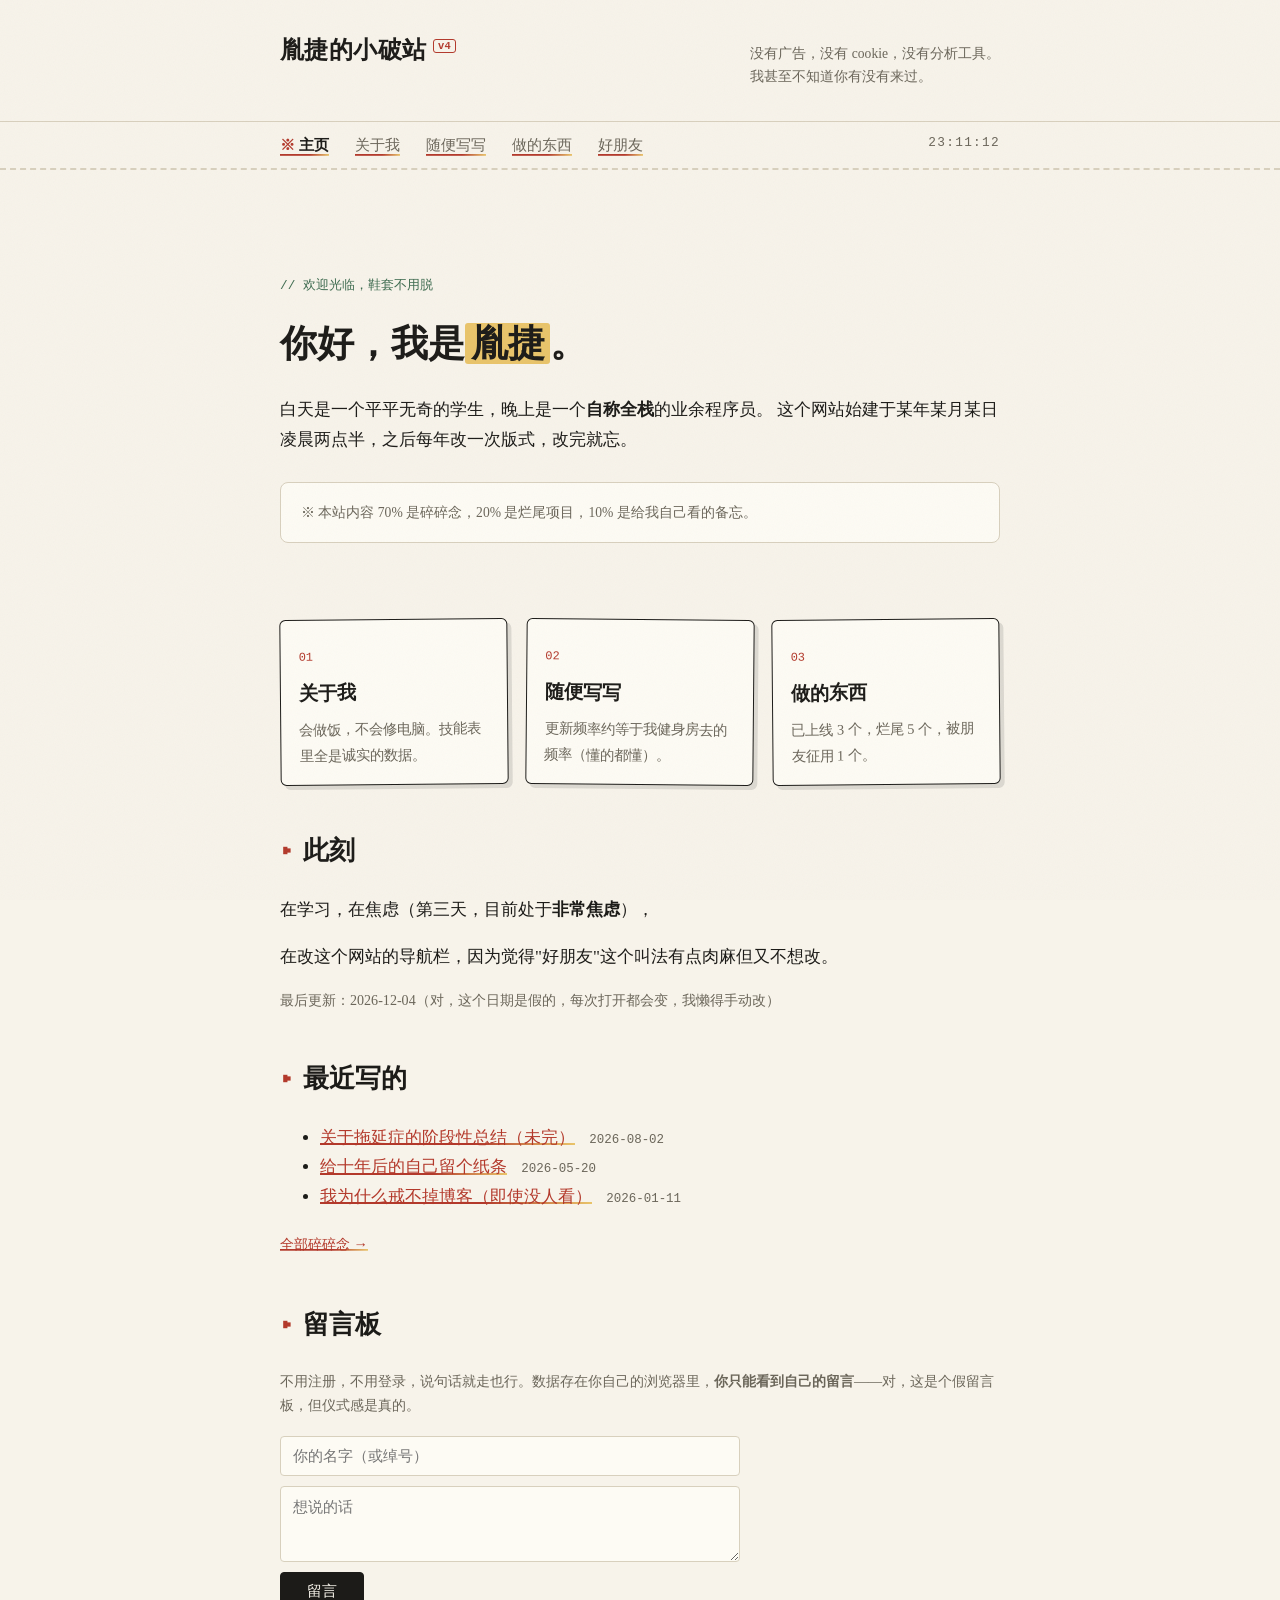
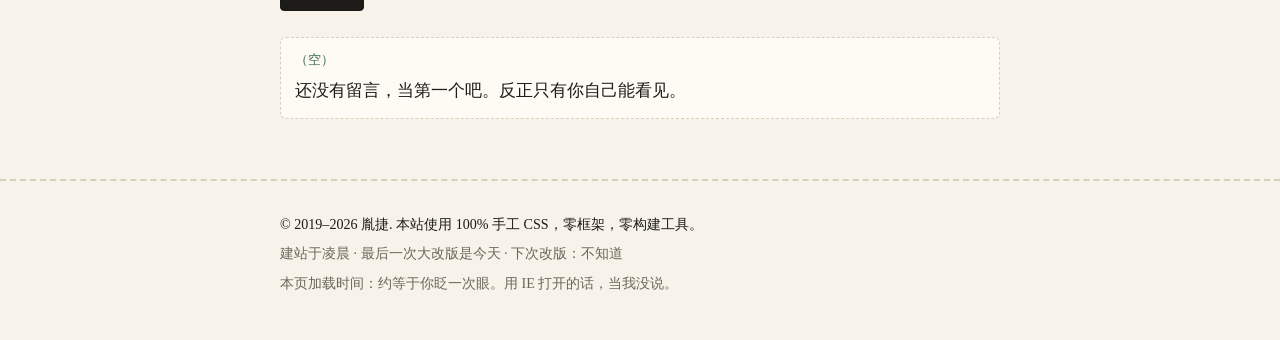
<file: index.html>
<!DOCTYPE html>
<html lang="zh-CN">
<head>
<meta charset="UTF-8">
<meta name="viewport" content="width=device-width, initial-scale=1.0">
<title>胤捷的小破站 — 第 4 版（前 3 版都找不到了）</title>
<meta name="description" content="一个没什么用的个人网站，建于深夜，更新随缘。">
<link rel="icon" href="data:image/svg+xml,<svg xmlns='http://www.w3.org/2000/svg' viewBox='0 0 100 100'><text y='.9em' font-size='90'>🏚️</text></svg>">
<link rel="stylesheet" href="style.css">
</head>
<body>

<header class="site-head">
  <div class="wrap head-flex">
    <a href="index.html" class="logo">胤捷的小破站<span class="ver">v4</span></a>
    <p class="tagline">没有广告，没有 cookie，没有分析工具。<br>我甚至不知道你有没有来过。</p>
  </div>
  <nav class="nav">
    <div class="wrap">
      <a href="index.html" class="on">主页</a>
      <a href="about.html">关于我</a>
      <a href="notes.html">随便写写</a>
      <a href="projects.html">做的东西</a>
      <a href="links.html">好朋友</a>
      <span class="clock" id="clock">----:--:--</span>
    </div>
  </nav>
</header>

<main class="wrap">

  <section class="hero">
    <p class="kicker">// 欢迎光临，鞋套不用脱</p>
    <h1>你好，我是<em>胤捷</em>。</h1>
    <p class="lead">
      白天是一个平平无奇的学生，晚上是一个<b>自称全栈</b>的业余程序员。
      这个网站始建于某年某月某日凌晨两点半，之后每年改一次版式，改完就忘。
    </p>
    <p class="note">※ 本站内容 70% 是碎碎念，20% 是烂尾项目，10% 是给我自己看的备忘。</p>
  </section>

  <section class="cards">
    <a href="about.html" class="card">
      <span class="card-num">01</span>
      <h2>关于我</h2>
      <p>会做饭，不会修电脑。技能表里全是诚实的数据。</p>
    </a>
    <a href="notes.html" class="card">
      <span class="card-num">02</span>
      <h2>随便写写</h2>
      <p>更新频率约等于我健身房去的频率（懂的都懂）。</p>
    </a>
    <a href="projects.html" class="card">
      <span class="card-num">03</span>
      <h2>做的东西</h2>
      <p>已上线 3 个，烂尾 5 个，被朋友征用 1 个。</p>
    </a>
  </section>

  <section class="now">
    <h2><span class="h-mark">▸</span> 此刻</h2>
    <p>在学习，在焦虑（第三天，目前处于<b>非常焦虑</b>），</p>
    <p>在改这个网站的导航栏，因为觉得"好朋友"这个叫法有点肉麻但又不想改。</p>
    <p class="muted">最后更新：<span id="nowdate">正在算……</span></p>
  </section>

  <section class="latest-notes">
    <h2><span class="h-mark">▸</span> 最近写的</h2>
    <ul>
      <li><a href="notes.html#n1">关于拖延症的阶段性总结（未完）</a> <span class="date">2026-08-02</span></li>
      <li><a href="notes.html#n2">给十年后的自己留个纸条</a> <span class="date">2026-05-20</span></li>
      <li><a href="notes.html#n3">我为什么戒不掉博客（即使没人看）</a> <span class="date">2026-01-11</span></li>
    </ul>
    <a href="notes.html" class="more">全部碎碎念 →</a>
  </section>

  <section class="guestbook">
    <h2><span class="h-mark">▸</span> 留言板</h2>
    <p class="muted">不用注册，不用登录，说句话就走也行。数据存在你自己的浏览器里，<b>你只能看到自己的留言</b>——对，这是个假留言板，但仪式感是真的。</p>
    <form id="gb-form">
      <input type="text" id="gb-name" placeholder="你的名字（或绰号）" maxlength="20" required>
      <textarea id="gb-text" rows="3" placeholder="想说的话" maxlength="200" required></textarea>
      <button type="submit">留言</button>
    </form>
    <ul id="gb-list" class="gb-list"></ul>
  </section>

</main>

<footer class="site-foot">
  <div class="wrap">
    <p>© 2019–2026 胤捷. 本站使用 100% 手工 CSS，零框架，零构建工具。</p>
    <p class="muted">建站于凌晨 · 最后一次大改版是今天 · 下次改版：不知道</p>
    <p class="muted">本页加载时间：约等于你眨一次眼。用 IE 打开的话，当我没说。</p>
  </div>
</footer>

<script src="script.js"></script>
</body>
</html>
</file>
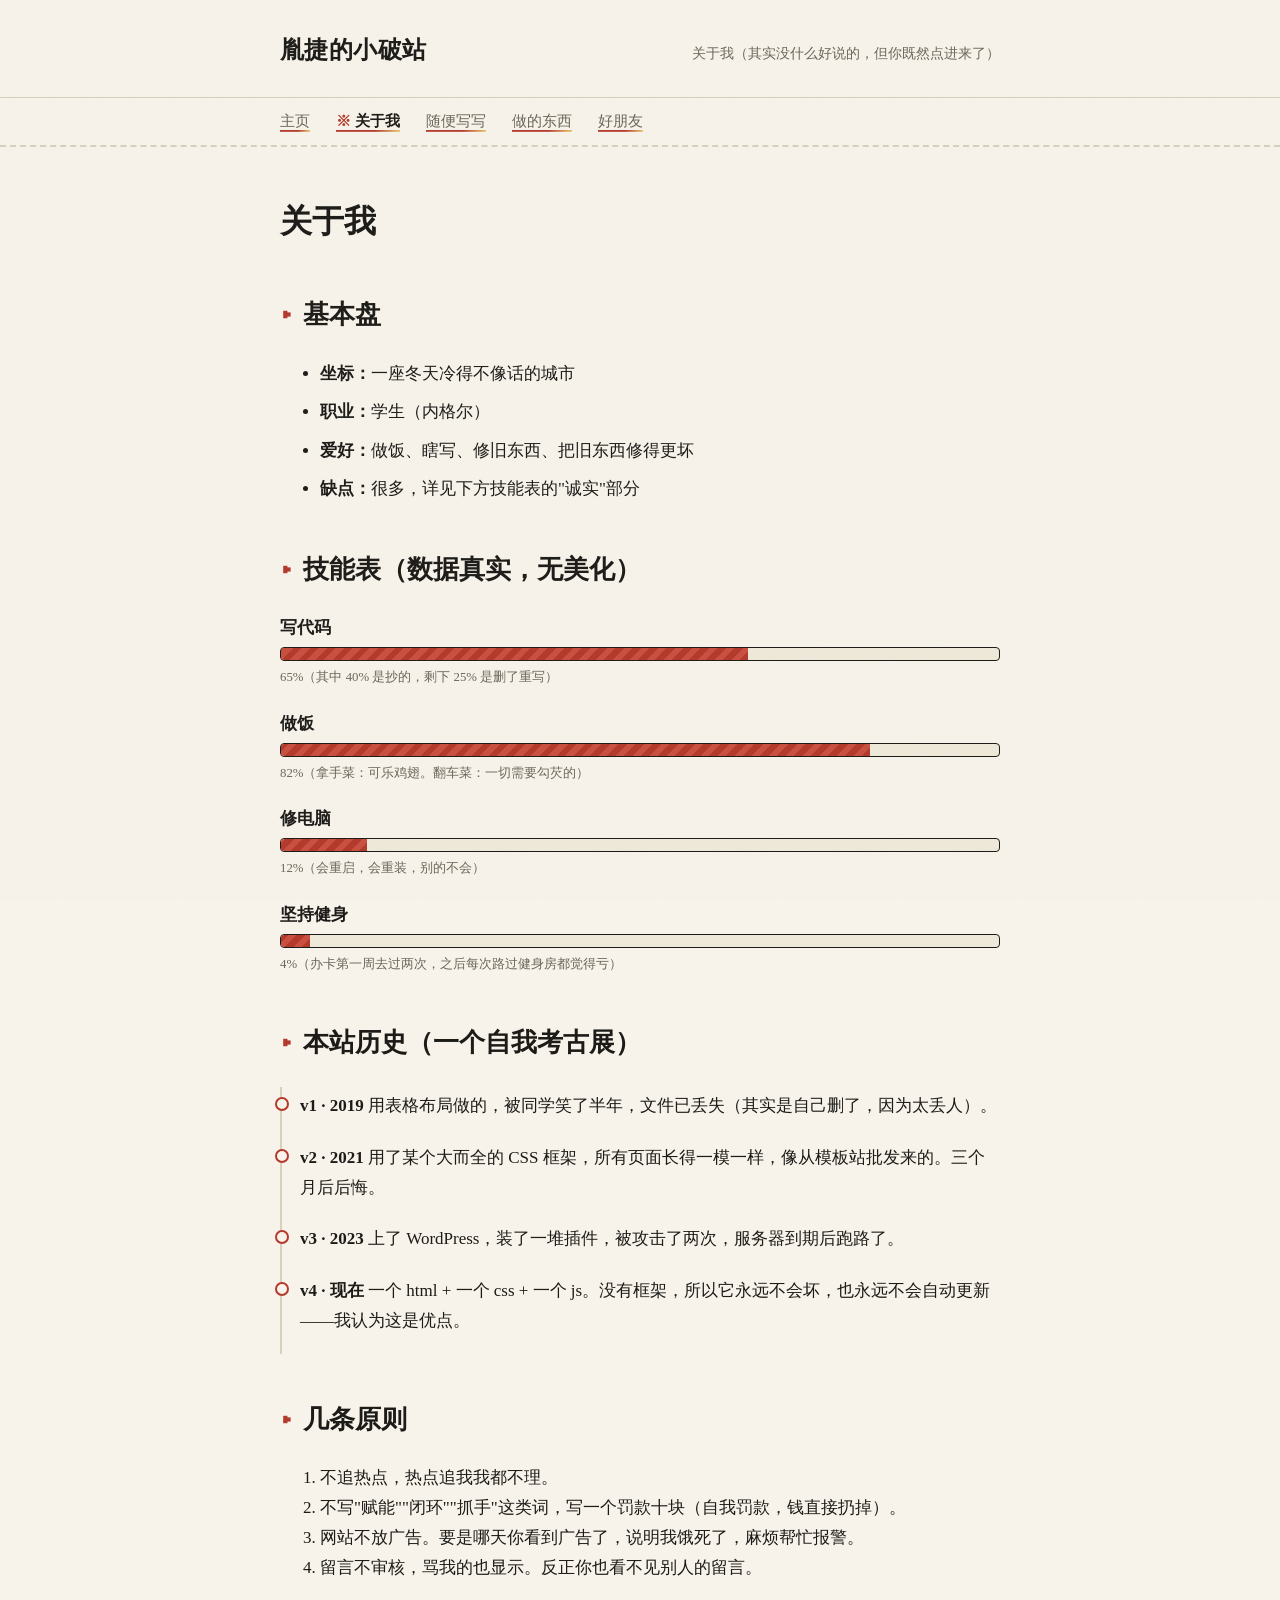
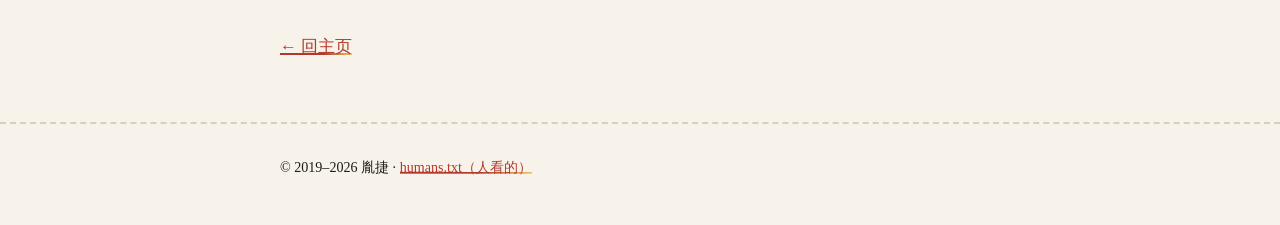
<file: about.html>
<!DOCTYPE html>
<html lang="zh-CN">
<head>
<meta charset="UTF-8">
<meta name="viewport" content="width=device-width, initial-scale=1.0">
<title>关于我 — 胤捷的小破站</title>
<link rel="icon" href="data:image/svg+xml,<svg xmlns='http://www.w3.org/2000/svg' viewBox='0 0 100 100'><text y='.9em' font-size='90'>🏚️</text></svg>">
<link rel="stylesheet" href="style.css">
</head>
<body>

<header class="site-head">
  <div class="wrap head-flex">
    <a href="index.html" class="logo">胤捷的小破站</a>
    <p class="tagline">关于我（其实没什么好说的，但你既然点进来了）</p>
  </div>
  <nav class="nav">
    <div class="wrap">
      <a href="index.html">主页</a>
      <a href="about.html" class="on">关于我</a>
      <a href="notes.html">随便写写</a>
      <a href="projects.html">做的东西</a>
      <a href="links.html">好朋友</a>
    </div>
  </nav>
</header>

<main class="wrap page">

  <h1>关于我</h1>

  <section class="bio">
    <h2><span class="h-mark">▸</span> 基本盘</h2>
    <ul class="fact-list">
      <li><b>坐标：</b>一座冬天冷得不像话的城市</li>
      <li><b>职业：</b>学生（内格尔）</li>
      <li><b>爱好：</b>做饭、瞎写、修旧东西、把旧东西修得更坏</li>
      <li><b>缺点：</b>很多，详见下方技能表的"诚实"部分</li>
    </ul>
  </section>

  <section class="skills">
    <h2><span class="h-mark">▸</span> 技能表（数据真实，无美化）</h2>
    <div class="skill">
      <span class="s-name">写代码</span>
      <div class="s-bar"><i style="width:65%"></i></div>
      <span class="s-note">65%（其中 40% 是抄的，剩下 25% 是删了重写）</span>
    </div>
    <div class="skill">
      <span class="s-name">做饭</span>
      <div class="s-bar"><i style="width:82%"></i></div>
      <span class="s-note">82%（拿手菜：可乐鸡翅。翻车菜：一切需要勾芡的）</span>
    </div>
    <div class="skill">
      <span class="s-name">修电脑</span>
      <div class="s-bar"><i style="width:12%"></i></div>
      <span class="s-note">12%（会重启，会重装，别的不会）</span>
    </div>
    <div class="skill">
      <span class="s-name">坚持健身</span>
      <div class="s-bar"><i style="width:4%"></i></div>
      <span class="s-note">4%（办卡第一周去过两次，之后每次路过健身房都觉得亏）</span>
    </div>
  </section>

  <section class="timeline">
    <h2><span class="h-mark">▸</span> 本站历史（一个自我考古展）</h2>
    <ul>
      <li><b>v1 · 2019</b> 用表格布局做的，被同学笑了半年，文件已丢失（其实是自己删了，因为太丢人）。</li>
      <li><b>v2 · 2021</b> 用了某个大而全的 CSS 框架，所有页面长得一模一样，像从模板站批发来的。三个月后后悔。</li>
      <li><b>v3 · 2023</b> 上了 WordPress，装了一堆插件，被攻击了两次，服务器到期后跑路了。</li>
      <li><b>v4 · 现在</b> 一个 html + 一个 css + 一个 js。没有框架，所以它永远不会坏，也永远不会自动更新——我认为这是优点。</li>
    </ul>
  </section>

  <section class="principles">
    <h2><span class="h-mark">▸</span> 几条原则</h2>
    <ol>
      <li>不追热点，热点追我我都不理。</li>
      <li>不写"赋能""闭环""抓手"这类词，写一个罚款十块（自我罚款，钱直接扔掉）。</li>
      <li>网站不放广告。要是哪天你看到广告了，说明我饿死了，麻烦帮忙报警。</li>
      <li>留言不审核，骂我的也显示。反正你也看不见别人的留言。</li>
    </ol>
  </section>

  <p class="back"><a href="index.html">← 回主页</a></p>

</main>

<footer class="site-foot">
  <div class="wrap">
    <p>© 2019–2026 胤捷 · <a href="humans.txt">humans.txt（人看的）</a></p>
  </div>
</footer>

<script src="script.js"></script>
</body>
</html>
</file>
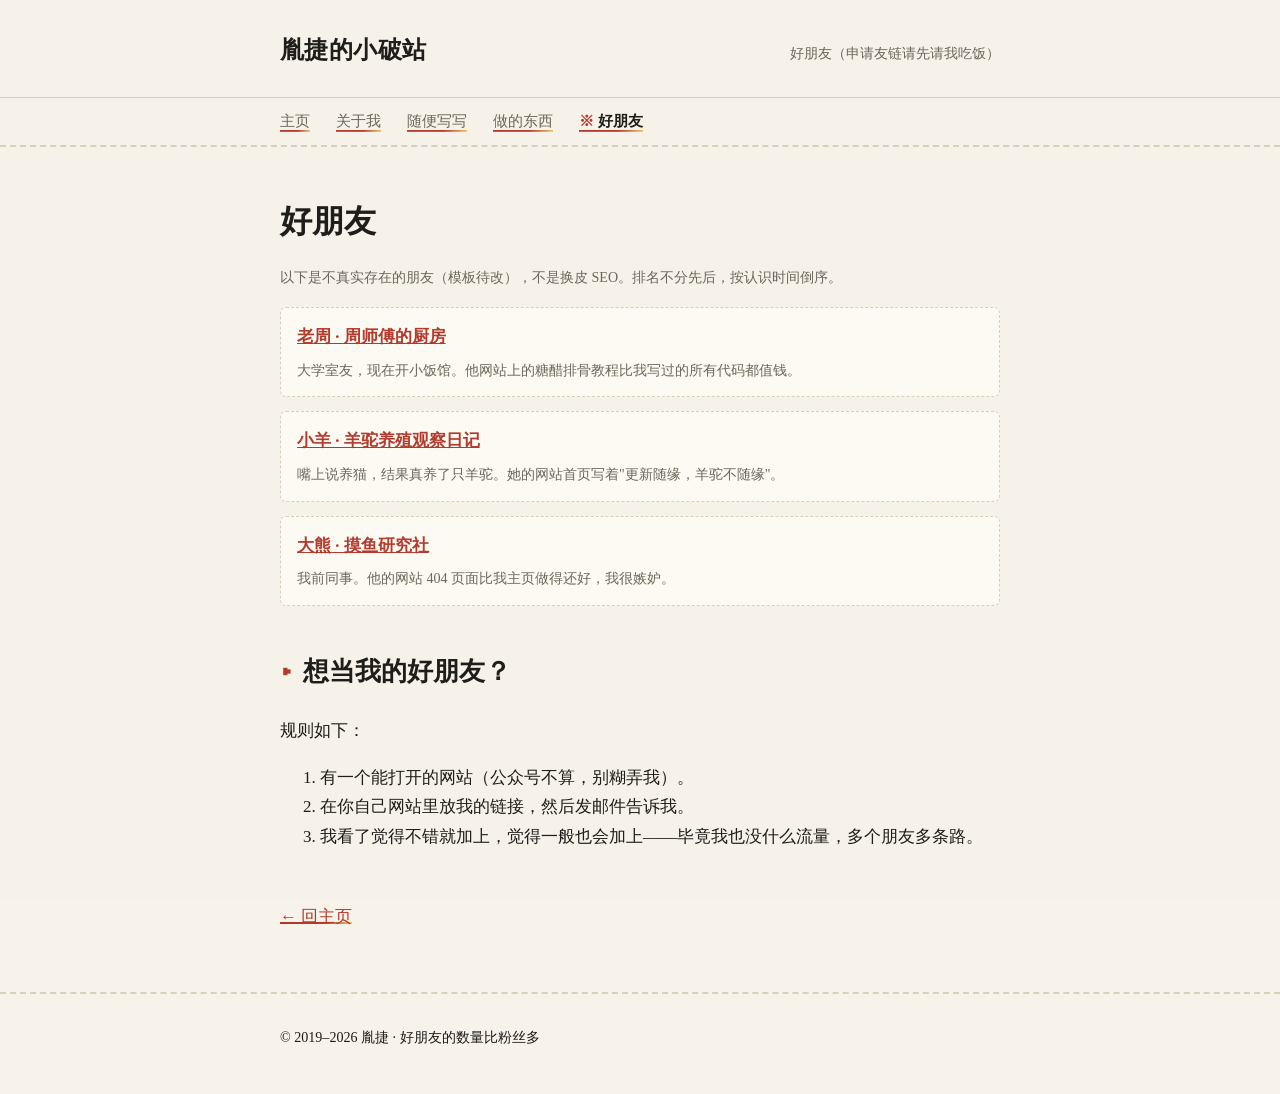
<file: links.html>
<!DOCTYPE html>
<html lang="zh-CN">
<head>
<meta charset="UTF-8">
<meta name="viewport" content="width=device-width, initial-scale=1.0">
<title>好朋友 — 胤捷的小破站</title>
<link rel="icon" href="data:image/svg+xml,<svg xmlns='http://www.w3.org/2000/svg' viewBox='0 0 100 100'><text y='.9em' font-size='90'>🏚️</text></svg>">
<link rel="stylesheet" href="style.css">
</head>
<body>

<header class="site-head">
  <div class="wrap head-flex">
    <a href="index.html" class="logo">胤捷的小破站</a>
    <p class="tagline">好朋友（申请友链请先请我吃饭）</p>
  </div>
  <nav class="nav">
    <div class="wrap">
      <a href="index.html">主页</a>
      <a href="about.html">关于我</a>
      <a href="notes.html">随便写写</a>
      <a href="projects.html">做的东西</a>
      <a href="links.html" class="on">好朋友</a>
    </div>
  </nav>
</header>

<main class="wrap page">

  <h1>好朋友</h1>
  <p class="muted">以下是不真实存在的朋友（模板待改），不是换皮 SEO。排名不分先后，按认识时间倒序。</p>

  <ul class="link-list">
    <li>
      <a href="#" class="friend">老周 · 周师傅的厨房</a>
      <p class="muted">大学室友，现在开小饭馆。他网站上的糖醋排骨教程比我写过的所有代码都值钱。</p>
    </li>
    <li>
      <a href="#" class="friend">小羊 · 羊驼养殖观察日记</a>
      <p class="muted">嘴上说养猫，结果真养了只羊驼。她的网站首页写着"更新随缘，羊驼不随缘"。</p>
    </li>
    <li>
      <a href="#" class="friend">大熊 · 摸鱼研究社</a>
      <p class="muted">我前同事。他的网站 404 页面比我主页做得还好，我很嫉妒。</p>
    </li>
  </ul>

  <section class="apply">
    <h2><span class="h-mark">▸</span> 想当我的好朋友？</h2>
    <p>规则如下：</p>
    <ol>
      <li>有一个能打开的网站（公众号不算，别糊弄我）。</li>
      <li>在你自己网站里放我的链接，然后发邮件告诉我。</li>
      <li>我看了觉得不错就加上，觉得一般也会加上——毕竟我也没什么流量，多个朋友多条路。</li>
    </ol>
  </section>

  <p class="back"><a href="index.html">← 回主页</a></p>

</main>

<footer class="site-foot">
  <div class="wrap"><p>© 2019–2026 胤捷 · 好朋友的数量比粉丝多</p></div>
</footer>

<script src="script.js"></script>
</body>
</html>
</file>
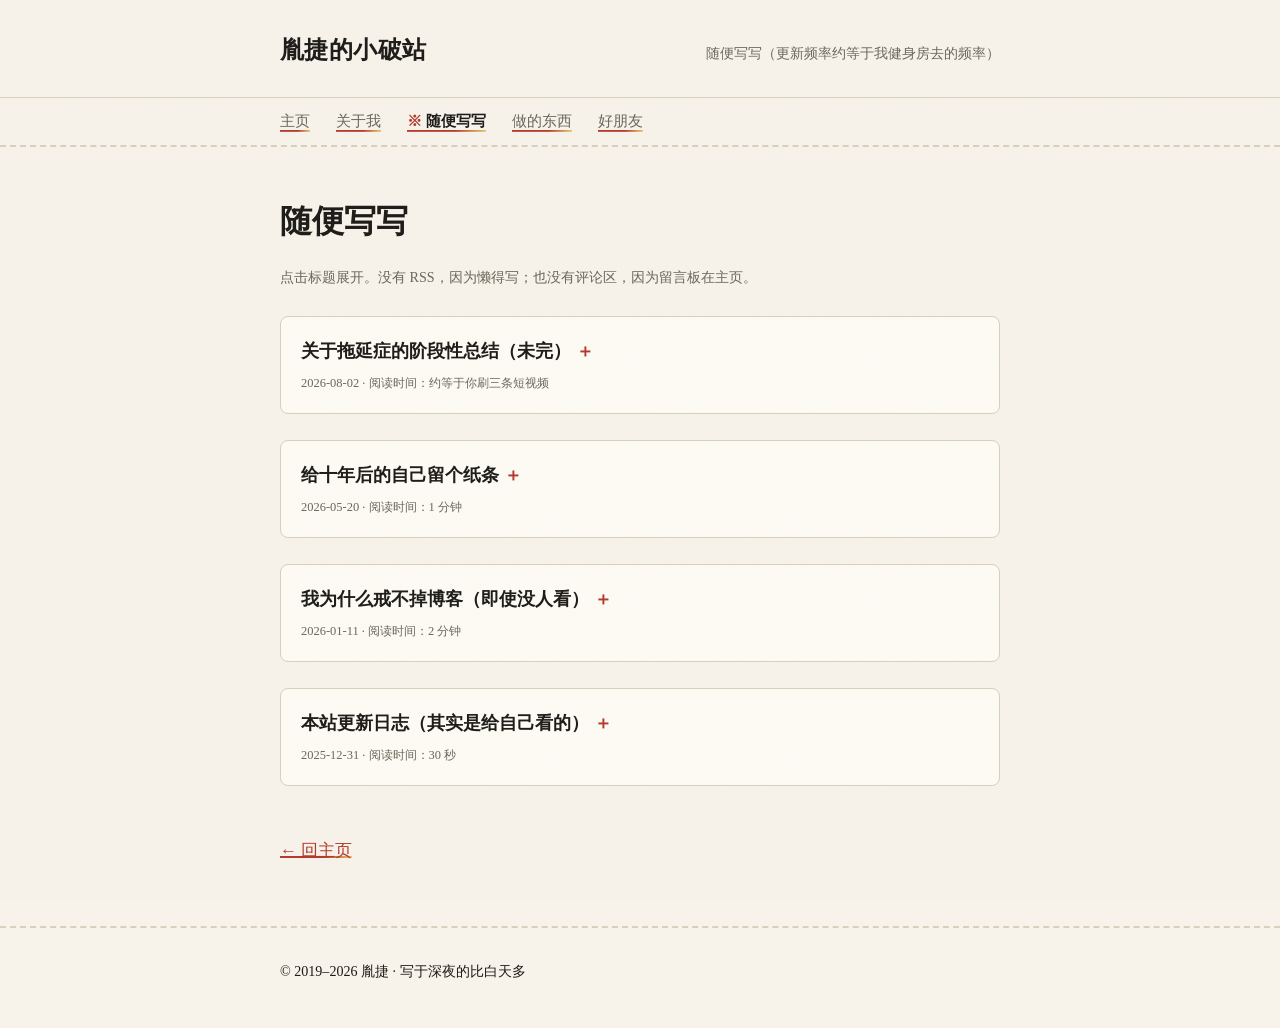
<file: notes.html>
<!DOCTYPE html>
<html lang="zh-CN">
<head>
<meta charset="UTF-8">
<meta name="viewport" content="width=device-width, initial-scale=1.0">
<title>随便写写 — 胤捷的小破站</title>
<link rel="icon" href="data:image/svg+xml,<svg xmlns='http://www.w3.org/2000/svg' viewBox='0 0 100 100'><text y='.9em' font-size='90'>🏚️</text></svg>">
<link rel="stylesheet" href="style.css">
</head>
<body>

<header class="site-head">
  <div class="wrap head-flex">
    <a href="index.html" class="logo">胤捷的小破站</a>
    <p class="tagline">随便写写（更新频率约等于我健身房去的频率）</p>
  </div>
  <nav class="nav">
    <div class="wrap">
      <a href="index.html">主页</a>
      <a href="about.html">关于我</a>
      <a href="notes.html" class="on">随便写写</a>
      <a href="projects.html">做的东西</a>
      <a href="links.html">好朋友</a>
    </div>
  </nav>
</header>

<main class="wrap page">

  <h1>随便写写</h1>
  <p class="muted">点击标题展开。没有 RSS，因为懒得写；也没有评论区，因为留言板在主页。</p>

  <article class="note" id="n1">
    <h2 class="note-title"><button>关于拖延症的阶段性总结（未完）</button></h2>
    <div class="note-meta">2026-08-02 · 阅读时间：约等于你刷三条短视频</div>
    <div class="note-body">
      <p>今天下午本来打算写这篇总结，结果先整理了一下书桌，擦了一遍键盘，给绿萝浇了水，研究了半小时"如何让绿萝活得久一点"，然后发现天黑了。</p>
      <p>所以这篇总结的结论是：拖延症的人连总结拖延症这件事都会拖延。全文完。</p>
      <p class="muted">（待补充）</p>
    </div>
  </article>

  <article class="note" id="n2">
    <h2 class="note-title"><button>给十年后的自己留个纸条</button></h2>
    <div class="note-meta">2026-05-20 · 阅读时间：1 分钟</div>
    <div class="note-body">
      <p>嗨，如果十年后你还能打开这个网站（服务器还活着的话），我想告诉你三件事：</p>
      <p>1. 你当年觉得天大的事，现在应该都不算事了——如果不是，那恭喜，你还是那个爱钻牛角尖的你。</p>
      <p>2. 绿萝死了没有？死了也没关系。</p>
      <p>3. 别把密码忘了，忘了我也救不了你。</p>
    </div>
  </article>

  <article class="note" id="n3">
    <h2 class="note-title"><button>我为什么戒不掉博客（即使没人看）</button></h2>
    <div class="note-meta">2026-01-11 · 阅读时间：2 分钟</div>
    <div class="note-body">
      <p>有人问我写博客是不是为了火。我说不是，因为写了五年，最火的一篇是《路由器重启教程》，浏览量 47。</p>
      <p>我写博客主要是因为：有些话说完就忘了，写下来至少证明它们存在过。就像我书架上那本《五年高考三年模拟》，虽然一页没做，但它的存在让我觉得自己曾经是个努力的人。</p>
    </div>
  </article>

  <article class="note" id="n4">
    <h2 class="note-title"><button>本站更新日志（其实是给自己看的）</button></h2>
    <div class="note-meta">2025-12-31 · 阅读时间：30 秒</div>
    <div class="note-body">
      <ul>
        <li>2025-12-31 把导航栏"留言板"改名叫"好朋友"，怕有人觉得是相亲网站。</li>
        <li>2025-09-14 给所有链接加了下划线动画，花了一下午，没人注意。</li>
        <li>2025-03-02 删掉了浏览量统计，因为数字太寒酸，看着难受。</li>
      </ul>
    </div>
  </article>

  <p class="back"><a href="index.html">← 回主页</a></p>

</main>

<footer class="site-foot">
  <div class="wrap"><p>© 2019–2026 胤捷 · 写于深夜的比白天多</p></div>
</footer>

<script src="script.js"></script>
</body>
</html>
</file>
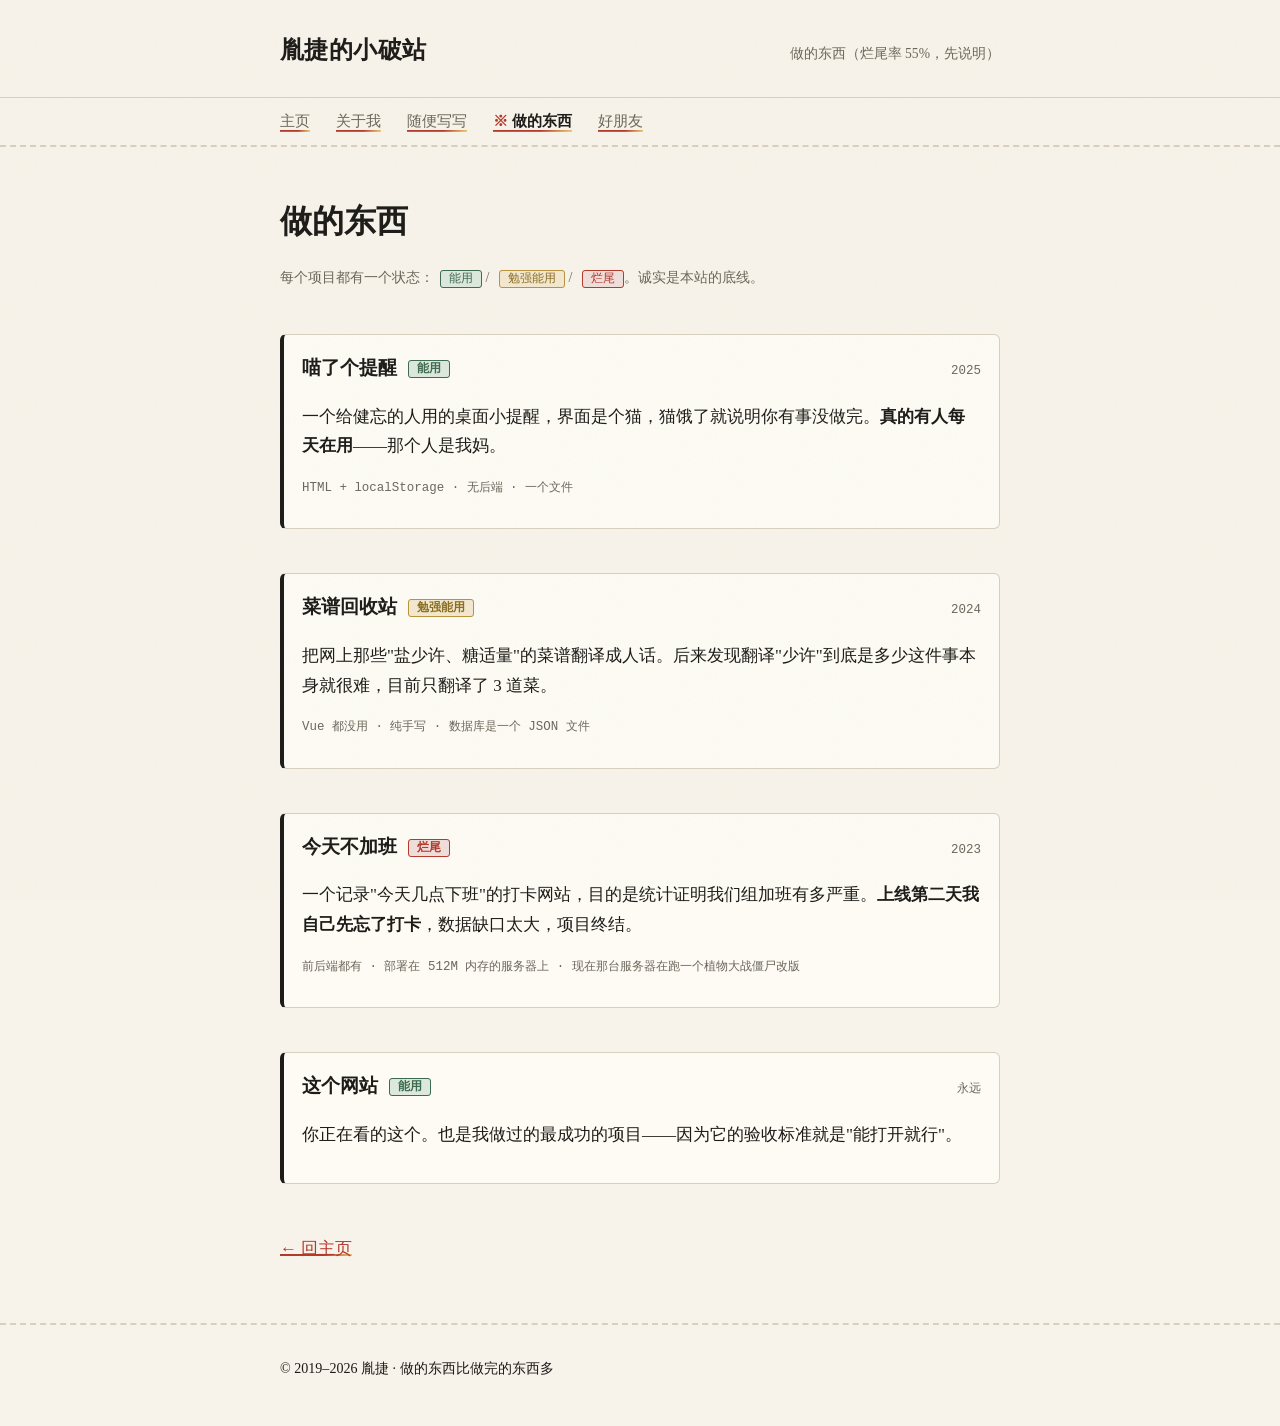
<file: projects.html>
<!DOCTYPE html>
<html lang="zh-CN">
<head>
<meta charset="UTF-8">
<meta name="viewport" content="width=device-width, initial-scale=1.0">
<title>做的东西 — 胤捷的小破站</title>
<link rel="icon" href="data:image/svg+xml,<svg xmlns='http://www.w3.org/2000/svg' viewBox='0 0 100 100'><text y='.9em' font-size='90'>🏚️</text></svg>">
<link rel="stylesheet" href="style.css">
</head>
<body>

<header class="site-head">
  <div class="wrap head-flex">
    <a href="index.html" class="logo">胤捷的小破站</a>
    <p class="tagline">做的东西（烂尾率 55%，先说明）</p>
  </div>
  <nav class="nav">
    <div class="wrap">
      <a href="index.html">主页</a>
      <a href="about.html">关于我</a>
      <a href="notes.html">随便写写</a>
      <a href="projects.html" class="on">做的东西</a>
      <a href="links.html">好朋友</a>
    </div>
  </nav>
</header>

<main class="wrap page">

  <h1>做的东西</h1>
  <p class="muted">每个项目都有一个状态：<span class="st ok">能用</span> / <span class="st meh">勉强能用</span> / <span class="st dead">烂尾</span>。诚实是本站的底线。</p>

  <section class="project">
    <div class="p-head">
      <h2>喵了个提醒 <span class="st ok">能用</span></h2>
      <span class="p-year">2025</span>
    </div>
    <p>一个给健忘的人用的桌面小提醒，界面是个猫，猫饿了就说明你有事没做完。<b>真的有人每天在用</b>——那个人是我妈。</p>
    <p class="tech">HTML + localStorage · 无后端 · 一个文件</p>
  </section>

  <section class="project">
    <div class="p-head">
      <h2>菜谱回收站 <span class="st meh">勉强能用</span></h2>
      <span class="p-year">2024</span>
    </div>
    <p>把网上那些"盐少许、糖适量"的菜谱翻译成人话。后来发现翻译"少许"到底是多少这件事本身就很难，目前只翻译了 3 道菜。</p>
    <p class="tech">Vue 都没用 · 纯手写 · 数据库是一个 JSON 文件</p>
  </section>

  <section class="project">
    <div class="p-head">
      <h2>今天不加班 <span class="st dead">烂尾</span></h2>
      <span class="p-year">2023</span>
    </div>
    <p>一个记录"今天几点下班"的打卡网站，目的是统计证明我们组加班有多严重。<b>上线第二天我自己先忘了打卡</b>，数据缺口太大，项目终结。</p>
    <p class="tech">前后端都有 · 部署在 512M 内存的服务器上 · 现在那台服务器在跑一个植物大战僵尸改版</p>
  </section>

  <section class="project">
    <div class="p-head">
      <h2>这个网站 <span class="st ok">能用</span></h2>
      <span class="p-year">永远</span>
    </div>
    <p>你正在看的这个。也是我做过的最成功的项目——因为它的验收标准就是"能打开就行"。</p>
  </section>

  <p class="back"><a href="index.html">← 回主页</a></p>

</main>

<footer class="site-foot">
  <div class="wrap"><p>© 2019–2026 胤捷 · 做的东西比做完的东西多</p></div>
</footer>

<script src="script.js"></script>
</body>
</html>
</file>
<file: style.css>
/* ============================================
   胤捷的小破站 v4 —— 手工 CSS
   特性：纸感、歪卡片、手画下划线、零框架
   原则：能用手写解决的，绝不装插件
   ============================================ */

:root {
  --paper: #f7f3ea;          /* 旧纸 */
  --ink: #1c1b18;            /* 墨 */
  --ink-soft: #6b665a;       /* 淡墨 */
  --red: #b3392b;            /* 朱砂 */
  --green: #3d6b4f;          /* 苔绿 */
  --line: #d8d0bd;           /* 虚线 */
  --serif: "Iowan Old Style", "Palatino Linotype", "Noto Serif SC",
           "Songti SC", "SimSun", serif;
  --mono: "SF Mono", "Cascadia Code", "Fira Code", "Courier New", monospace;
}

* { box-sizing: border-box; }

html { scroll-behavior: smooth; }

body {
  margin: 0;
  background: var(--paper);
  color: var(--ink);
  font-family: var(--serif);
  font-size: 17px;
  line-height: 1.75;
}

/* ---- 纸质噪点，盖在整页上（鼠标点不到它） ---- */
body::after {
  content: "";
  position: fixed;
  inset: 0;
  pointer-events: none;
  z-index: 999;
  opacity: .06;
  background-image: url("data:image/svg+xml,%3Csvg xmlns='http://www.w3.org/2000/svg' width='120' height='120'%3E%3Cfilter id='n'%3E%3CfeTurbulence type='fractalNoise' baseFrequency='0.9' numOctaves='2'/%3E%3C/filter%3E%3Crect width='120' height='120' filter='url(%23n)' opacity='0.6'/%3E%3C/svg%3E");
}

.wrap {
  max-width: 760px;
  margin: 0 auto;
  padding: 0 20px;
}

a { color: var(--red); }

/* ---- 手画下划线（hover 变粗，假装认真了） ---- */
a:not(.logo):not(.card):not(.friend) {
  text-decoration: none;
  background-image: linear-gradient(to right, var(--red) 60%, #e9c46a);
  background-repeat: no-repeat;
  background-size: 100% .12em;
  background-position: 0 90%;
  transition: background-size .25s ease;
}
a:not(.logo):not(.card):not(.friend):hover {
  background-size: 100% .32em;
}

/* ---- 顶部 ---- */
.site-head { border-bottom: 2px dashed var(--line); padding-top: 28px; }

.head-flex {
  display: flex;
  justify-content: space-between;
  align-items: baseline;
  flex-wrap: wrap;
  gap: 8px;
}

.logo {
  font-size: 1.5rem;
  font-weight: 700;
  letter-spacing: .02em;
  color: var(--ink);
  text-decoration: none;
}
.logo .ver {
  font-family: var(--mono);
  font-size: .65rem;
  color: var(--red);
  vertical-align: super;
  margin-left: 6px;
  border: 1px solid var(--red);
  padding: 0 4px;
  border-radius: 3px;
}

.tagline { font-size: .85rem; color: var(--ink-soft); }

.nav { margin-top: 18px; border-top: 1px solid var(--line); }
.nav .wrap {
  display: flex;
  gap: 26px;
  flex-wrap: wrap;
  font-size: .95rem;
  padding-top: 10px;
  padding-bottom: 10px;
}
.nav a { color: var(--ink-soft); background-image: none; }
.nav a:hover { color: var(--red); }
.nav a.on { color: var(--ink); font-weight: 700; }
.nav a.on::before { content: "※ "; color: var(--red); }

.clock {
  margin-left: auto;
  font-family: var(--mono);
  font-size: .8rem;
  color: var(--ink-soft);
  letter-spacing: .1em;
}

/* ---- 主页 hero ---- */
.hero { padding: 48px 0 10px; }

.kicker {
  font-family: var(--mono);
  font-size: .8rem;
  color: var(--green);
}

h1 { font-size: 2.3rem; margin: .4em 0 .5em; font-weight: 700; }
h1 em {
  font-style: normal;
  background: #e9c46a;
  padding: 0 .15em;
  border-radius: 3px;
}

.lead { font-size: 1.08rem; }
.note {
  font-size: .85rem;
  color: var(--ink-soft);
  border-left: 3px solid var(--red);
  padding-left: 12px;
  margin-top: 26px;
}

/* ---- 三个入口卡片（故意歪一点点） ---- */
.cards {
  display: grid;
  grid-template-columns: repeat(auto-fit, minmax(200px, 1fr));
  gap: 18px;
  margin: 40px 0;
}

.card {
  display: block;
  border: 1.5px solid var(--ink);
  border-radius: 6px;
  padding: 20px 18px 16px;
  background: #fdfbf4;
  text-decoration: none;
  color: var(--ink);
  box-shadow: 4px 4px 0 rgba(28,27,24,.12);
  transition: transform .15s ease, box-shadow .15s ease;
}
.card:nth-child(odd) { transform: rotate(-.5deg); }
.card:nth-child(even) { transform: rotate(.5deg); }
.card:hover {
  transform: rotate(0) translateY(-3px);
  box-shadow: 6px 6px 0 rgba(179,57,43,.25);
}
.card-num { font-family: var(--mono); font-size: .75rem; color: var(--red); }
.card h2 { margin: 6px 0 8px; font-size: 1.2rem; }
.card p { margin: 0; font-size: .9rem; color: var(--ink-soft); }

/* ---- 通用小节标题 ---- */
.h-mark { color: var(--red); margin-right: 4px; }

section { margin: 44px 0; }

.muted { color: var(--ink-soft); font-size: .88rem; }

.date { font-family: var(--mono); font-size: .78rem; color: var(--ink-soft); margin-left: 10px; }

.more { font-size: .9rem; }

/* ---- 留言板 ---- */
.guestbook form {
  display: grid;
  gap: 10px;
  max-width: 460px;
  margin-top: 18px;
}
.guestbook input,
.guestbook textarea {
  font-family: var(--serif);
  font-size: .95rem;
  padding: 10px 12px;
  border: 1.5px solid var(--line);
  border-radius: 4px;
  background: #fdfbf4;
  color: var(--ink);
}
.guestbook input:focus,
.guestbook textarea:focus {
  outline: none;
  border-color: var(--red);
}
.guestbook button {
  justify-self: start;
  font-family: var(--serif);
  font-size: .95rem;
  padding: 8px 26px;
  border: 1.5px solid var(--ink);
  border-radius: 4px;
  background: var(--ink);
  color: var(--paper);
  cursor: pointer;
}
.guestbook button:hover { background: var(--red); border-color: var(--red); }

.gb-list { list-style: none; padding: 0; margin-top: 26px; }
.gb-list li {
  border: 1px dashed var(--line);
  border-radius: 6px;
  padding: 12px 14px;
  margin-bottom: 10px;
  background: #fdfbf4;
}
.gb-list .gb-who {
  font-family: var(--mono);
  font-size: .8rem;
  color: var(--green);
  display: block;
  margin-bottom: 4px;
}
.gb-list .gb-when { font-size: .75rem; color: var(--ink-soft); margin-left: 8px; }

/* ---- 页脚 ---- */
.site-foot {
  border-top: 2px dashed var(--line);
  margin-top: 60px;
  padding: 26px 0 40px;
  font-size: .88rem;
}
.site-foot p { margin: .35em 0; }

/* ---- 内页通用 ---- */
.page { padding-top: 34px; }
.page h1 { font-size: 2rem; }

.fact-list li { margin-bottom: .5em; }

/* ---- 技能条 ---- */
.skill { margin-bottom: 18px; }
.s-name { font-weight: 700; display: block; margin-bottom: 4px; }
.s-bar {
  height: 14px;
  border: 1.5px solid var(--ink);
  border-radius: 4px;
  background: #efe9da;
  overflow: hidden;
}
.s-bar i {
  display: block;
  height: 100%;
  background: repeating-linear-gradient(
    -45deg, var(--red) 0 6px, #c94f3f 6px 12px
  );
}
.s-note { font-size: .8rem; color: var(--ink-soft); }

/* ---- 时间线 ---- */
.timeline ul { list-style: none; padding: 0; }
.timeline li {
  border-left: 2px solid var(--line);
  padding: 4px 0 18px 18px;
  position: relative;
}
.timeline li::before {
  content: "";
  position: absolute;
  left: -7px; top: 10px;
  width: 10px; height: 10px;
  border-radius: 50%;
  background: var(--paper);
  border: 2px solid var(--red);
}

/* ---- 文章展开 ---- */
.note {
  border: 1.5px solid var(--line);
  border-radius: 8px;
  padding: 18px 20px;
  margin-bottom: 22px;
  background: #fdfbf4;
}
.note-title { margin: 0; font-size: 1.15rem; }
.note-title button {
  border: none;
  background: none;
  font-family: var(--serif);
  font-size: 1.15rem;
  font-weight: 700;
  color: var(--ink);
  cursor: pointer;
  padding: 0;
  text-align: left;
}
.note-title button::after { content: " ＋"; color: var(--red); }
.note.open .note-title button::after { content: " －"; }
.note-meta { font-size: .78rem; color: var(--ink-soft); margin: 6px 0 0; }
.note-body { display: none; margin-top: 12px; }
.note.open .note-body { display: block; }

/* ---- 项目页 ---- */
.project {
  border: 1.5px solid var(--line);
  border-left: 4px solid var(--ink);
  border-radius: 6px;
  padding: 16px 18px;
  margin-bottom: 20px;
  background: #fdfbf4;
}
.p-head { display: flex; justify-content: space-between; align-items: baseline; }
.p-head h2 { margin: 0; font-size: 1.2rem; }
.p-year { font-family: var(--mono); font-size: .78rem; color: var(--ink-soft); }
.tech {
  font-family: var(--mono);
  font-size: .78rem;
  color: var(--ink-soft);
  margin-top: 8px;
}

.st {
  font-size: .75rem;
  font-family: var(--mono);
  border-radius: 3px;
  padding: 1px 8px;
  margin-left: 6px;
  vertical-align: middle;
}
.st.ok   { background: #dde8dd; color: var(--green); border: 1px solid var(--green); }
.st.meh  { background: #f3e8cf; color: #8a6d1f; border: 1px solid #b8933a; }
.st.dead { background: #efdeda; color: var(--red); border: 1px solid var(--red); }

/* ---- 友链 ---- */
.link-list { list-style: none; padding: 0; }
.link-list li {
  border: 1px dashed var(--line);
  border-radius: 6px;
  padding: 14px 16px;
  margin-bottom: 14px;
  background: #fdfbf4;
}
.friend { font-weight: 700; font-size: 1.05rem; background-image: none; }
.link-list p { margin: 6px 0 0; }

/* ---- 404 ---- */
body.lost { display: flex; align-items: center; min-height: 100vh; }
.lost-box { padding: 40px 20px; }
.lost-box h1 { font-size: 2.4rem; }

.back { margin-top: 50px; }

/* ---- 小屏 ---- */
@media (max-width: 560px) {
  body { font-size: 16px; }
  h1 { font-size: 1.8rem; }
  .clock { display: none; }
}

/* ---- 作弊模式（Konami 触发，别问为什么会有） ---- */
body.cheat-mode {
  transform: rotate(180deg);
  transition: transform .6s ease;
}
body.cheat-mode .site-head,
body.cheat-mode .site-foot { opacity: .6; }
</file>
